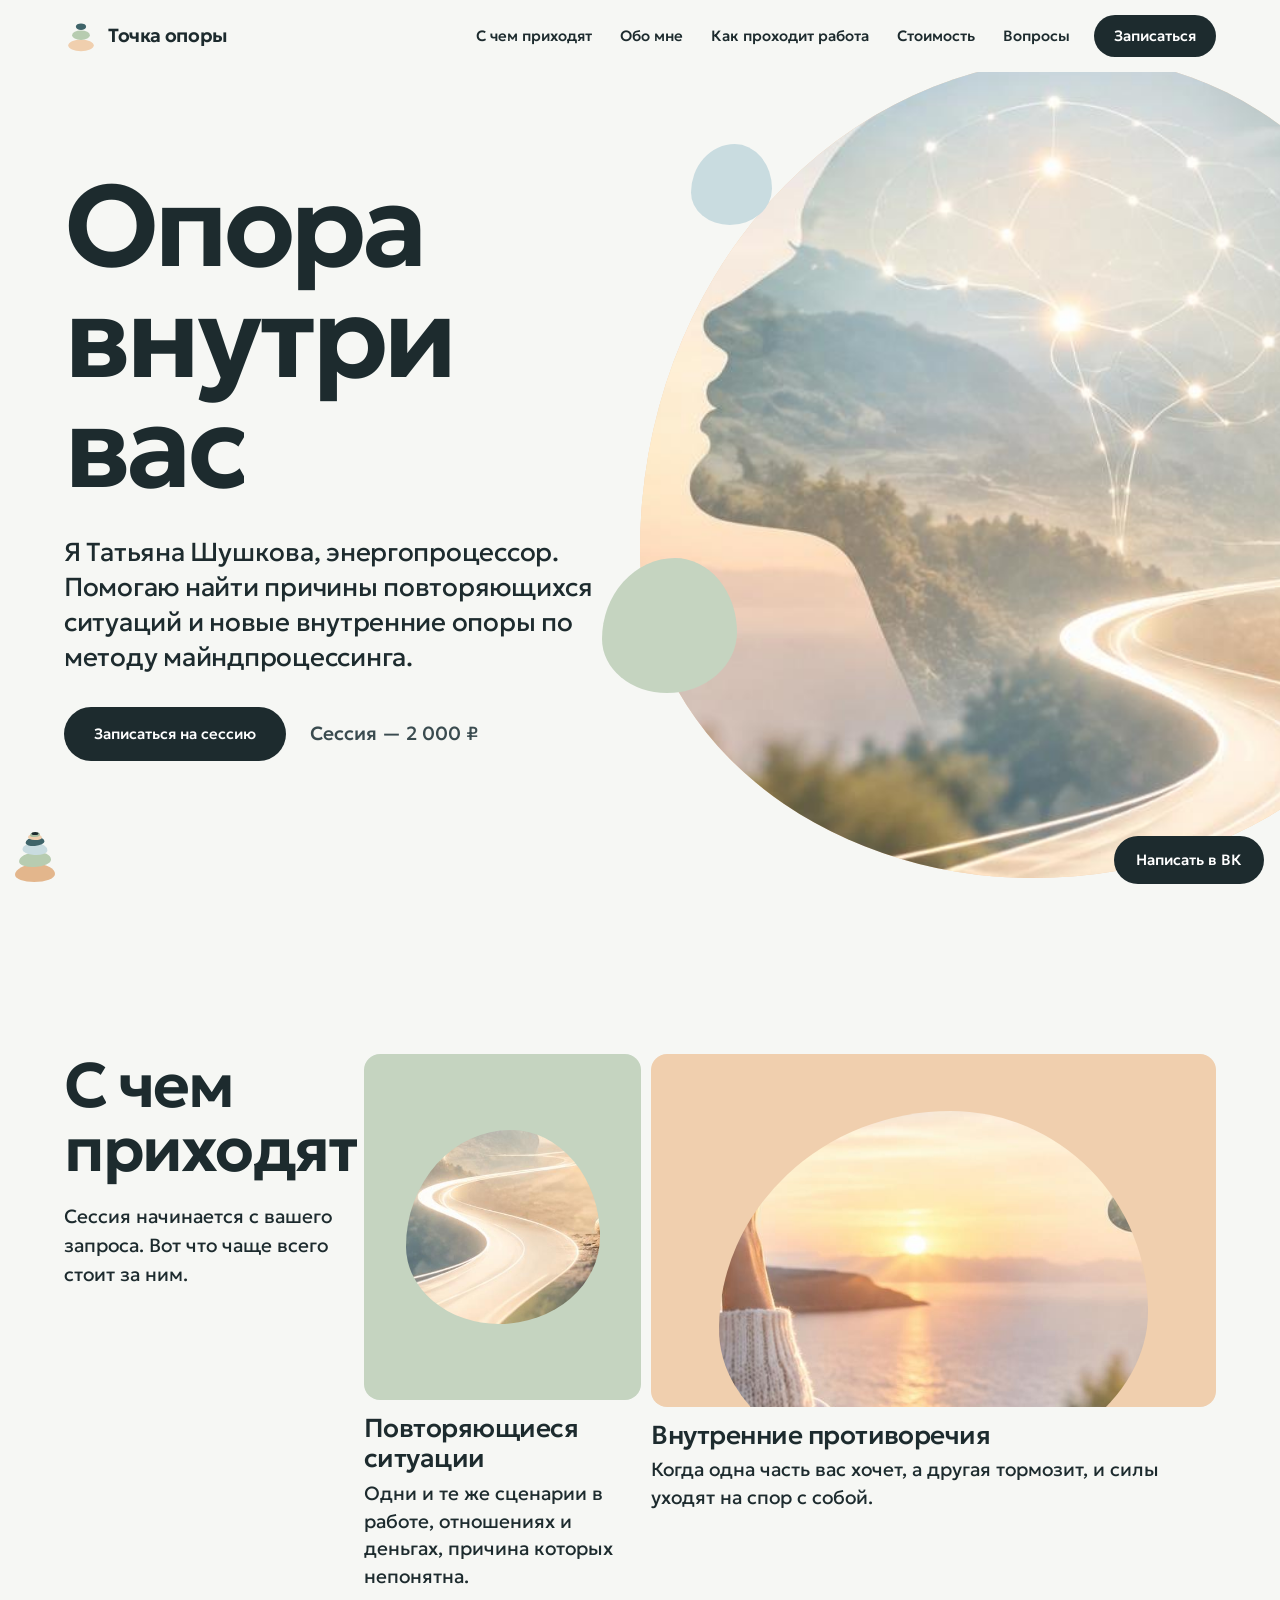
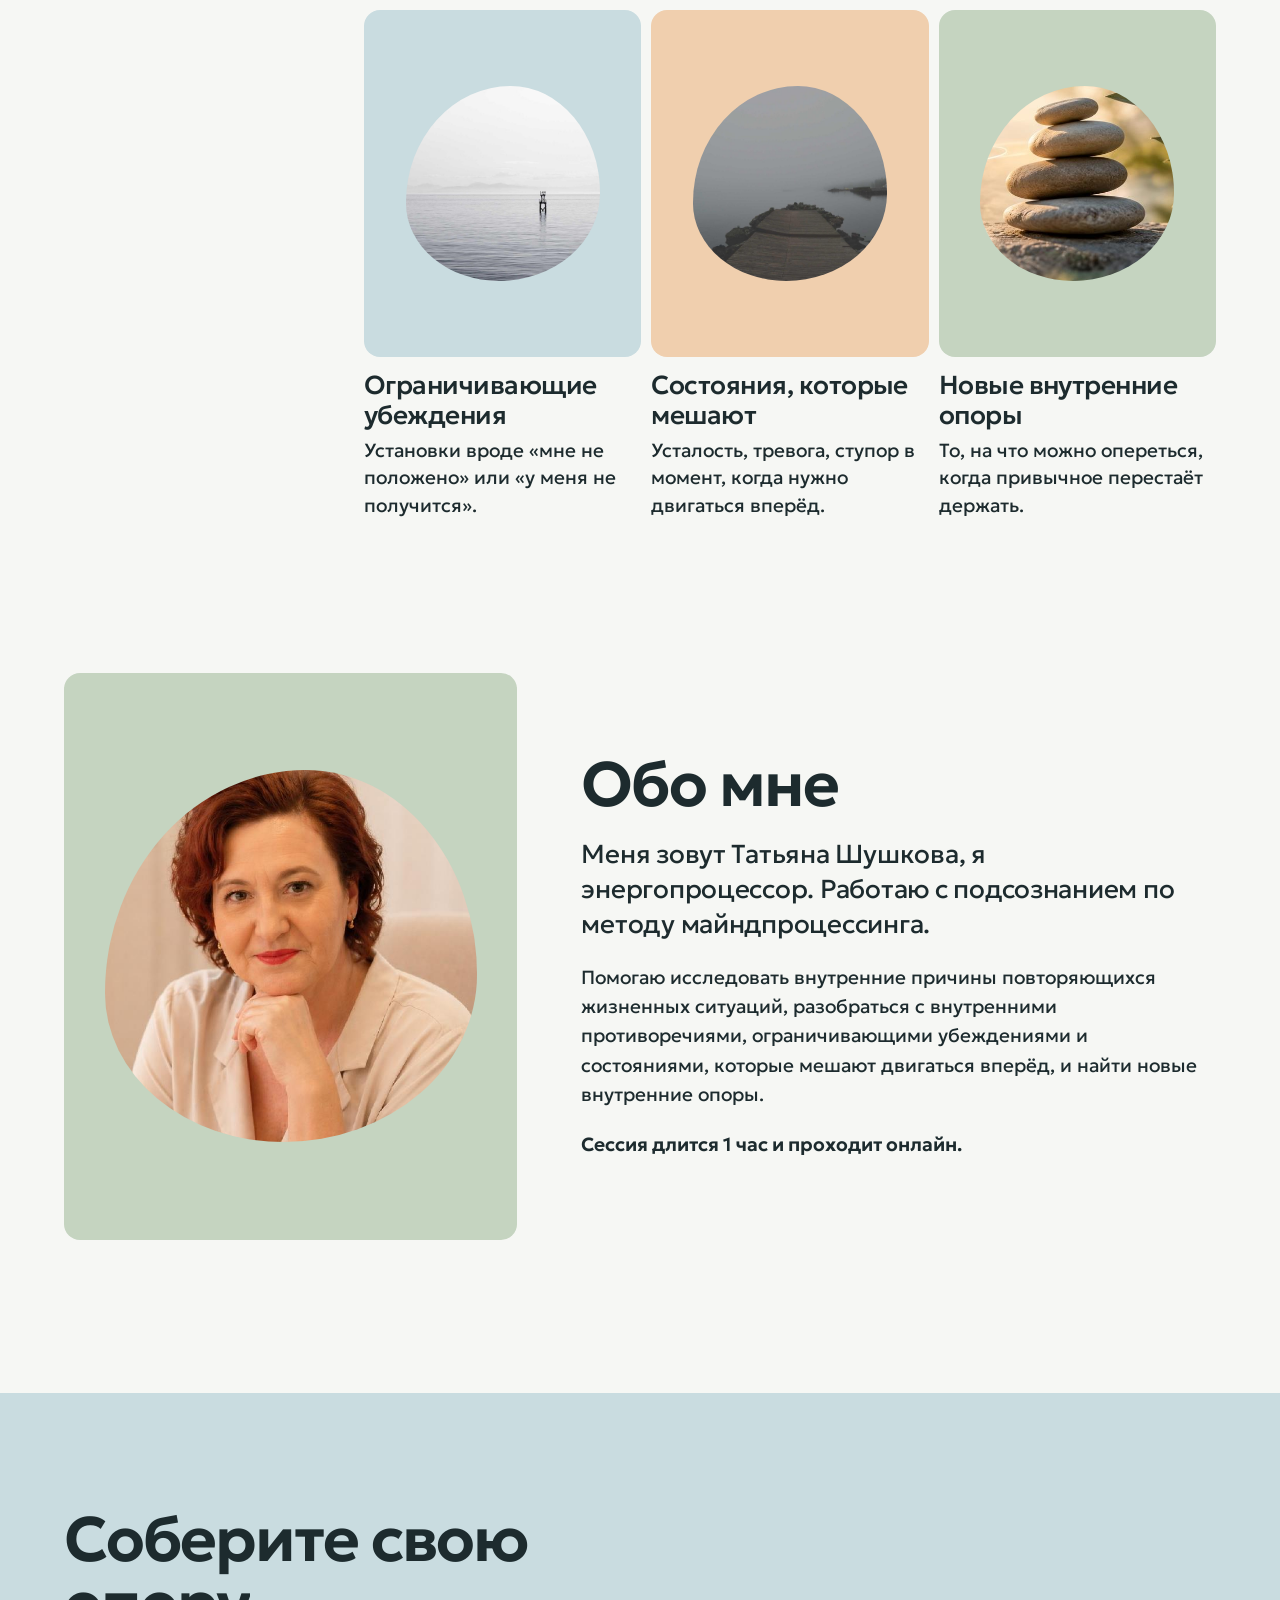
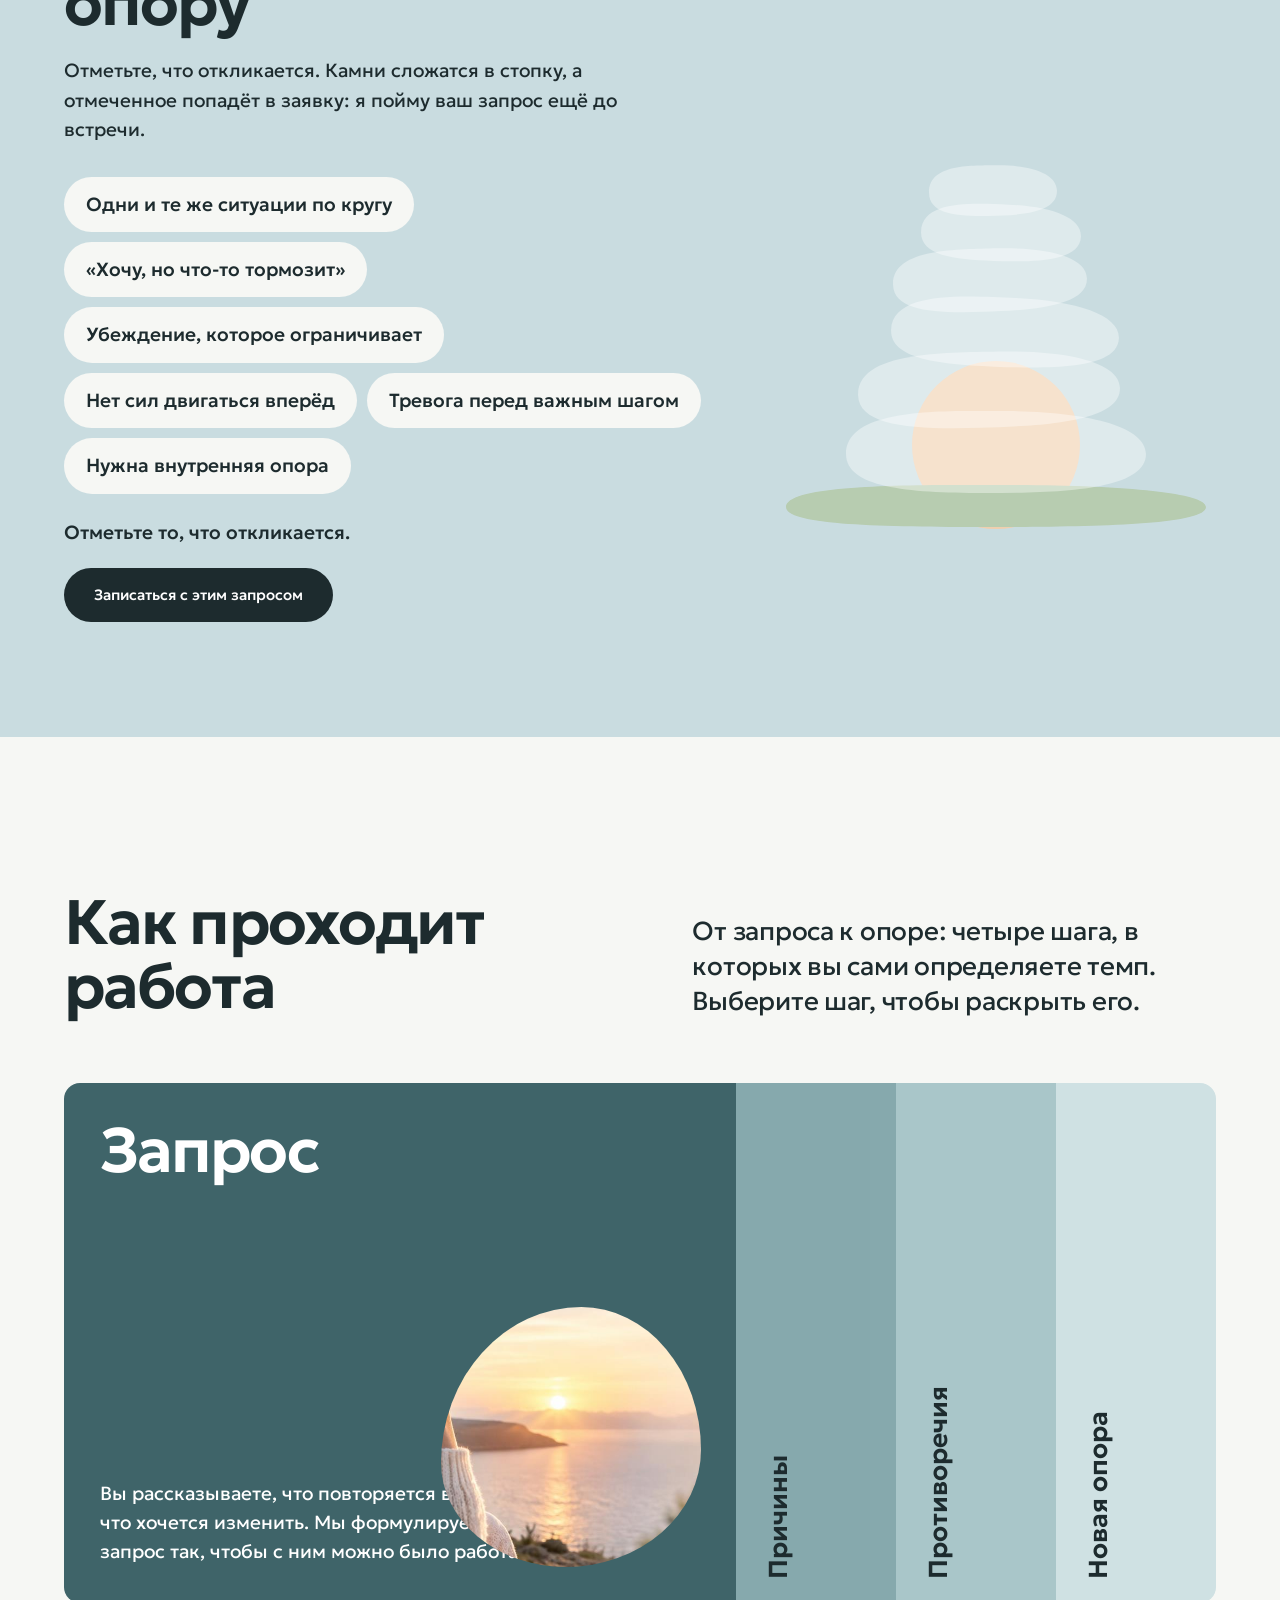
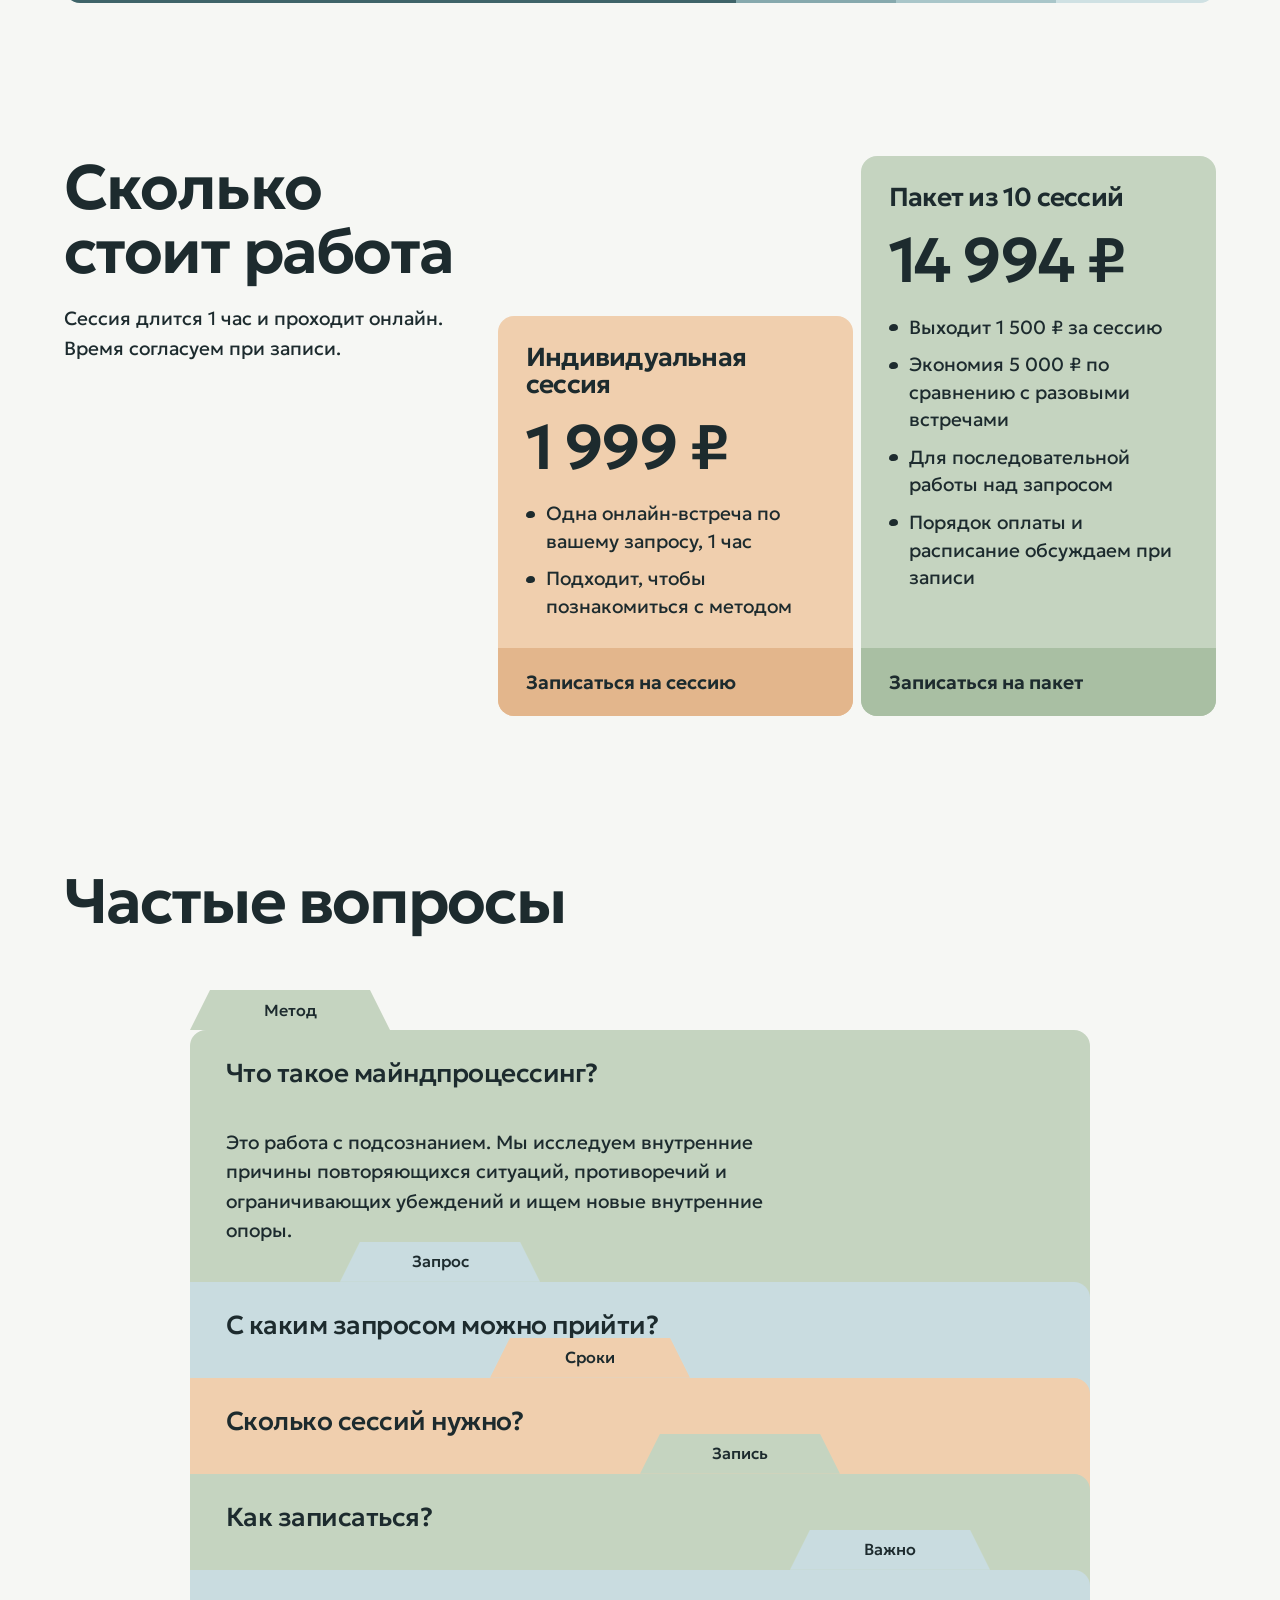
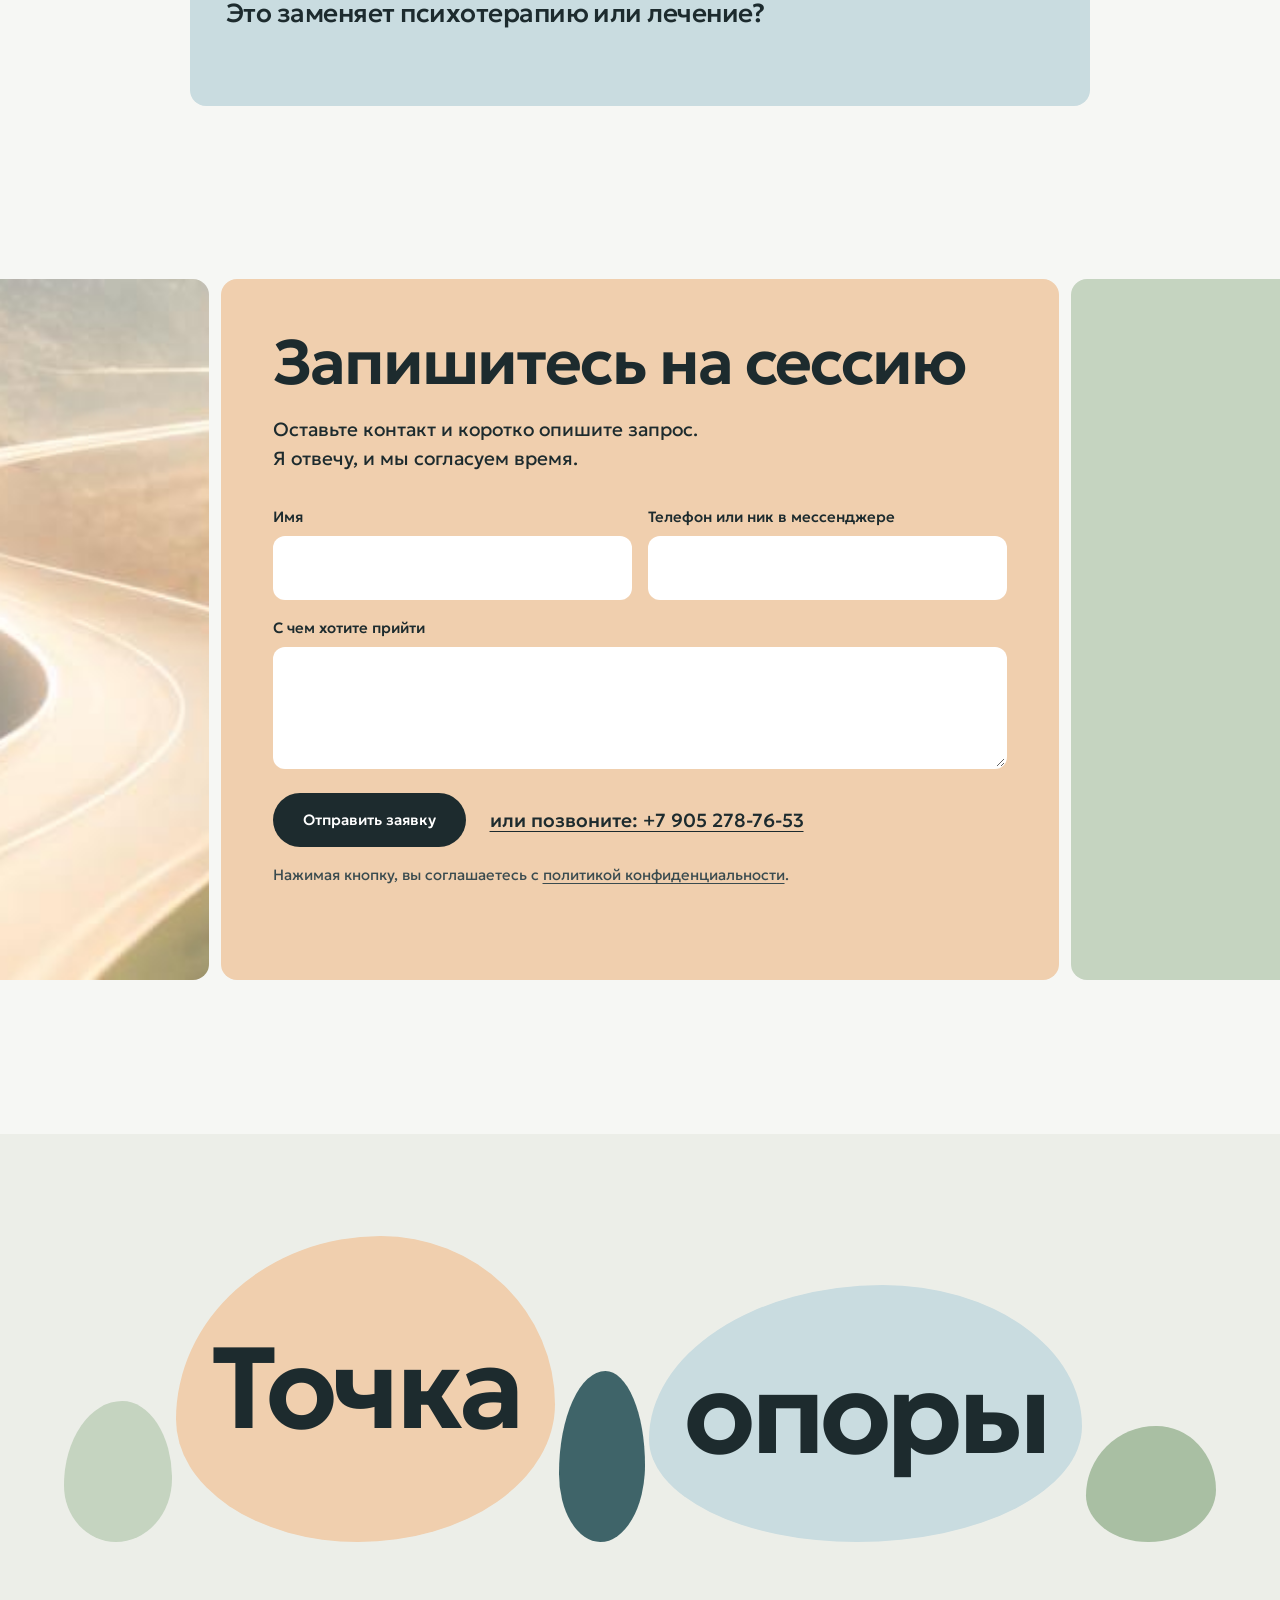
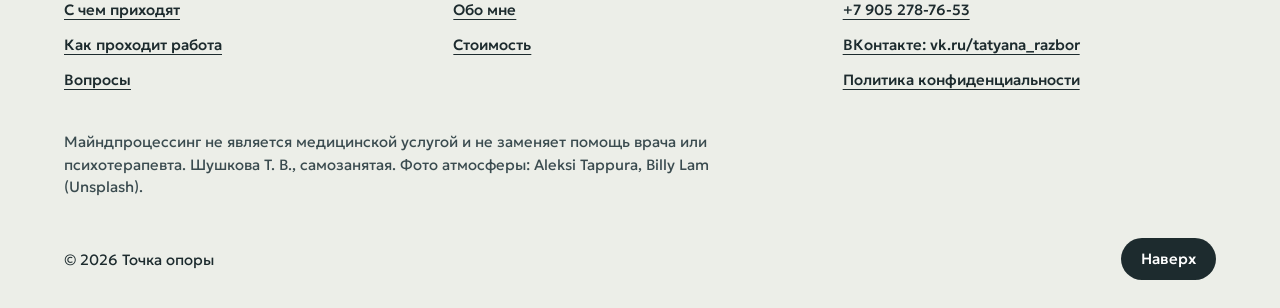
<file: index.html>
<!doctype html>
<html lang="ru">
<head>
<meta charset="utf-8">
<meta name="viewport" content="width=device-width, initial-scale=1">
<title>Точка опоры — майндпроцессинг, работа с подсознанием</title>
<meta name="description" content="Индивидуальные сессии по методу майндпроцессинга: исследуем причины повторяющихся ситуаций, внутренние противоречия и ограничивающие убеждения. Сессия 2 000 ₽, пакет из 10 сессий 15 000 ₽.">
<meta property="og:type" content="website">
<meta property="og:title" content="Точка опоры — майндпроцессинг">
<meta property="og:description" content="Работа с подсознанием: находим причины повторяющихся ситуаций и новые внутренние опоры.">
<meta name="theme-color" content="#f6f7f4">
<link rel="icon" href="data:image/svg+xml,%3Csvg xmlns='http://www.w3.org/2000/svg' viewBox='0 0 64 64'%3E%3Cellipse cx='32' cy='47' rx='24' ry='12' fill='%23f0cfae'/%3E%3Cellipse cx='32' cy='29' rx='17' ry='9' fill='%23c5d4c0'/%3E%3Cellipse cx='32' cy='14' rx='10' ry='6' fill='%233f6469'/%3E%3C/svg%3E">
<script>document.documentElement.classList.add('js')</script>
<link rel="preconnect" href="https://fonts.googleapis.com">
<link rel="preconnect" href="https://fonts.gstatic.com" crossorigin>
<link href="https://fonts.googleapis.com/css2?family=Geologica:wght@400;500;600;700&display=swap" rel="stylesheet">
<link rel="stylesheet" href="styles.css">
</head>
<body>

<header class="header" id="header">
  <div class="header__inner">
    <a class="logo" href="#top" aria-label="Точка опоры — в начало">
      <svg class="logo__mark" viewBox="0 0 40 40" aria-hidden="true"><ellipse cx="20" cy="31" rx="15" ry="7" fill="#f0cfae"/><ellipse cx="20" cy="19" rx="10.5" ry="5.6" fill="#b7ccb0"/><ellipse cx="20" cy="9" rx="6" ry="3.8" fill="#3f6469"/></svg>
      <span class="logo__text">Точка опоры</span>
    </a>
    <nav class="nav" id="nav" aria-label="Разделы сайта">
      <a href="#topics">С чем приходят</a>
      <a href="#about">Обо мне</a>
      <a href="#process">Как проходит работа</a>
      <a href="#price">Стоимость</a>
      <a href="#faq">Вопросы</a>
    </nav>
    <a class="btn btn--sm header__cta" href="#contact">Записаться</a>
    <button class="burger" id="burger" type="button" aria-label="Открыть меню" aria-expanded="false" aria-controls="nav"><span></span><span></span></button>
  </div>
</header>

<main>

  <!-- HERO -->
  <section class="hero" id="top" data-trail="0">
    <div class="hero__text">
      <h1 class="hero__title" data-split aria-label="Опора внутри вас"><span class="l">Опора</span><span class="l">внутри вас</span></h1>
      <p class="hero__lead" data-reveal>Я Татьяна Шушкова, энергопроцессор. Помогаю найти причины повторяющихся ситуаций и новые внутренние опоры по методу майндпроцессинга.</p>
      <div class="hero__act" data-reveal style="--d:120ms">
        <a class="btn" href="#contact">Записаться на сессию</a>
        <span class="hero__price">Сессия — 2&nbsp;000&nbsp;₽</span>
      </div>
    </div>
    <div class="stage" id="stage">
      <div class="stage__move">
        <div class="pebble pebble--giant">
          <div class="giant__pic"><img src="img/head.jpg" width="640" height="708" alt="Силуэт головы, внутри которого горы, море и светящаяся тропа"></div>
        </div>
        <span class="pebble pebble--s1" aria-hidden="true"></span>
        <span class="pebble pebble--s2" aria-hidden="true"></span>
      </div>
    </div>
  </section>

  <!-- С ЧЕМ ПРИХОДЯТ -->
  <section class="topics" id="topics" data-trail="1">
    <div class="topics__head">
      <h2 data-split>С чем приходят</h2>
      <p data-reveal>Сессия начинается с вашего запроса. Вот что чаще всего стоит за ним.</p>
    </div>
    <div class="topics__grid" data-stagger>
      <figure class="tile tile--sage t1">
        <div class="tile__field"><img src="img/path.jpg" width="640" height="348" loading="lazy" alt="Светящаяся дорога, уходящая вдаль"></div>
        <figcaption><strong>Повторяющиеся ситуации</strong><span>Одни и те же сценарии в работе, отношениях и деньгах, причина которых непонятна.</span></figcaption>
      </figure>
      <figure class="tile tile--sand t2">
        <div class="tile__field"><img src="img/sea.jpg" width="640" height="478" loading="lazy" alt="Закат над морем и мысом"></div>
        <figcaption><strong>Внутренние противоречия</strong><span>Когда одна часть вас хочет, а другая тормозит, и силы уходят на спор с собой.</span></figcaption>
      </figure>
      <figure class="tile tile--mist t3">
        <div class="tile__field"><img src="img/post.jpg" width="1400" height="1000" loading="lazy" alt="Одинокая вешка в тумане над водой"></div>
        <figcaption><strong>Ограничивающие убеждения</strong><span>Установки вроде «мне не положено» или «у меня не получится».</span></figcaption>
      </figure>
      <figure class="tile tile--sand t4">
        <div class="tile__field"><img src="img/jetty.jpg" width="1400" height="1000" loading="lazy" alt="Каменный причал, уходящий в спокойную воду и туман"></div>
        <figcaption><strong>Состояния, которые мешают</strong><span>Усталость, тревога, ступор в момент, когда нужно двигаться вперёд.</span></figcaption>
      </figure>
      <figure class="tile tile--sage t5">
        <div class="tile__field"><img src="img/stones.jpg" width="380" height="400" loading="lazy" alt="Стопка гладких камней на скале"></div>
        <figcaption><strong>Новые внутренние опоры</strong><span>То, на что можно опереться, когда привычное перестаёт держать.</span></figcaption>
      </figure>
    </div>
  </section>

  <!-- ОБО МНЕ -->
  <section class="about" id="about" data-trail="1">
    <div class="about__pic" data-reveal="roll"><img src="img/tatyana-portrait.jpg" width="640" height="780" loading="lazy" alt="Татьяна Шушкова, энергопроцессор"></div>
    <div class="about__text">
      <h2 data-split>Обо мне</h2>
      <p data-reveal>Меня зовут Татьяна Шушкова, я энергопроцессор. Работаю с подсознанием по методу майндпроцессинга.</p>
      <p data-reveal style="--d:90ms">Помогаю исследовать внутренние причины повторяющихся жизненных ситуаций, разобраться с внутренними противоречиями, ограничивающими убеждениями и состояниями, которые мешают двигаться вперёд, и найти новые внутренние опоры.</p>
      <p class="about__fact" data-reveal style="--d:180ms">Сессия длится 1 час и проходит онлайн.</p>
    </div>
  </section>

  <!-- СОБЕРИ ОПОРУ -->
  <section class="cairn" id="cairn" data-trail="2">
    <div class="cairn__grid">
      <div class="cairn__copy">
        <h2 data-split>Соберите свою опору</h2>
        <p class="cairn__lead" data-reveal>Отметьте, что откликается. Камни сложатся в стопку, а отмеченное попадёт в заявку: я пойму ваш запрос ещё до встречи.</p>
        <fieldset class="chips" data-stagger>
          <legend class="sr">Что откликается</legend>
          <label class="chip"><input type="checkbox" value="Одни и те же ситуации по кругу"><span>Одни и те же ситуации по кругу</span></label>
          <label class="chip"><input type="checkbox" value="«Хочу, но что-то тормозит»"><span>«Хочу, но что-то тормозит»</span></label>
          <label class="chip"><input type="checkbox" value="Убеждение, которое ограничивает"><span>Убеждение, которое ограничивает</span></label>
          <label class="chip"><input type="checkbox" value="Нет сил двигаться вперёд"><span>Нет сил двигаться вперёд</span></label>
          <label class="chip"><input type="checkbox" value="Тревога перед важным шагом"><span>Тревога перед важным шагом</span></label>
          <label class="chip"><input type="checkbox" value="Нужна внутренняя опора"><span>Нужна внутренняя опора</span></label>
        </fieldset>
        <p class="cairn__sum" id="cairnSum" aria-live="polite">Отметьте то, что откликается.</p>
        <a class="btn" href="#contact" id="cairnGo">Записаться с этим запросом</a>
      </div>
      <div class="cairn__art" aria-hidden="true">
        <svg id="cairnSvg" viewBox="0 0 440 540" role="img" focusable="false"></svg>
      </div>
    </div>
  </section>

  <!-- КАК ПРОХОДИТ -->
  <section class="process" id="process" data-trail="3">
    <div class="process__head">
      <h2 data-split>Как проходит работа</h2>
      <p data-reveal>От запроса к опоре: четыре шага, в которых вы сами определяете темп. Выберите шаг, чтобы раскрыть его.</p>
    </div>
    <div class="acc" id="acc" data-reveal>
      <div class="acc__p acc__p--1 is-open">
        <button class="acc__tab" type="button" aria-expanded="true" aria-controls="acc-b1"><span class="acc__vname">Запрос</span></button>
        <div class="acc__body" id="acc-b1">
          <h3 class="acc__name">Запрос</h3>
          <p>Вы рассказываете, что повторяется в жизни и что хочется изменить. Мы формулируем запрос так, чтобы с ним можно было работать.</p>
          <div class="acc__pic"><img src="img/sea.jpg" width="640" height="478" loading="lazy" alt="Рассвет над морем"></div>
        </div>
      </div>
      <div class="acc__p acc__p--2">
        <button class="acc__tab" type="button" aria-expanded="false" aria-controls="acc-b2"><span class="acc__vname">Причины</span></button>
        <div class="acc__body" id="acc-b2">
          <h3 class="acc__name">Причины</h3>
          <p>Исследуем, откуда берётся повторяющаяся ситуация и какие внутренние причины за ней стоят.</p>
          <div class="acc__pic"><img src="img/post.jpg" width="1400" height="1000" loading="lazy" alt="Вешка в тумане"></div>
        </div>
      </div>
      <div class="acc__p acc__p--3">
        <button class="acc__tab" type="button" aria-expanded="false" aria-controls="acc-b3"><span class="acc__vname">Противоречия</span></button>
        <div class="acc__body" id="acc-b3">
          <h3 class="acc__name">Противоречия</h3>
          <p>Разбираемся с внутренними противоречиями и убеждениями, которые ограничивают и тормозят движение.</p>
          <div class="acc__pic"><img src="img/jetty.jpg" width="1400" height="1000" loading="lazy" alt="Причал в тумане"></div>
        </div>
      </div>
      <div class="acc__p acc__p--4">
        <button class="acc__tab" type="button" aria-expanded="false" aria-controls="acc-b4"><span class="acc__vname">Новая опора</span></button>
        <div class="acc__body" id="acc-b4">
          <h3 class="acc__name">Новая опора</h3>
          <p>Находим новые внутренние опоры: состояния и установки, на которые можно опереться дальше.</p>
          <div class="acc__pic"><img src="img/stones.jpg" width="380" height="400" loading="lazy" alt="Стопка камней"></div>
        </div>
      </div>
    </div>
  </section>

  <!-- СТОИМОСТЬ -->
  <section class="price" id="price" data-trail="4">
    <div class="plans">
      <div class="plans__head">
        <h2 data-split>Сколько стоит работа</h2>
        <p data-reveal>Сессия длится 1 час и проходит онлайн. Время согласуем при записи.</p>
      </div>
      <article class="plan plan--s" data-reveal>
        <div class="plan__in">
          <h3>Индивидуальная сессия</h3>
          <p class="plan__price"><span data-count="2000">2&nbsp;000</span>&nbsp;₽</p>
          <ul>
            <li>Одна онлайн-встреча по вашему запросу, 1 час</li>
            <li>Подходит, чтобы познакомиться с методом</li>
          </ul>
        </div>
        <a class="plan__go" href="#contact" data-plan="Индивидуальная сессия, 2 000 ₽">Записаться на сессию</a>
      </article>
      <article class="plan plan--l" data-reveal style="--d:140ms">
        <div class="plan__in">
          <h3>Пакет из 10 сессий</h3>
          <p class="plan__price"><span data-count="15000">15&nbsp;000</span>&nbsp;₽</p>
          <ul>
            <li>Выходит 1&nbsp;500&nbsp;₽ за сессию</li>
            <li>Экономия 5&nbsp;000&nbsp;₽ по сравнению с разовыми встречами</li>
            <li>Для последовательной работы над запросом</li>
            <li>Порядок оплаты и расписание обсуждаем при записи</li>
          </ul>
        </div>
        <a class="plan__go" href="#contact" data-plan="Пакет из 10 сессий, 15 000 ₽">Записаться на пакет</a>
      </article>
    </div>
  </section>

  <!-- ВОПРОСЫ -->
  <section class="faq" id="faq" data-trail="5">
    <h2 data-split>Частые вопросы</h2>
    <div class="cards" id="cards" data-stagger>
      <div class="card card--sage is-open">
        <span class="card__tab" aria-hidden="true">Метод</span>
        <button class="card__q" type="button" aria-expanded="true" aria-controls="ans1">Что такое майндпроцессинг?</button>
        <div class="card__a" id="ans1"><div><p>Это работа с подсознанием. Мы исследуем внутренние причины повторяющихся ситуаций, противоречий и ограничивающих убеждений и ищем новые внутренние опоры.</p></div></div>
      </div>
      <div class="card card--mist">
        <span class="card__tab" aria-hidden="true">Запрос</span>
        <button class="card__q" type="button" aria-expanded="false" aria-controls="ans2">С каким запросом можно прийти?</button>
        <div class="card__a" id="ans2"><div><p>С повторяющейся ситуацией, внутренним конфликтом, убеждением или состоянием, которое мешает двигаться вперёд. Если запрос пока размыт, сформулируем его вместе в начале сессии.</p></div></div>
      </div>
      <div class="card card--sand">
        <span class="card__tab" aria-hidden="true">Сроки</span>
        <button class="card__q" type="button" aria-expanded="false" aria-controls="ans3">Сколько сессий нужно?</button>
        <div class="card__a" id="ans3"><div><p>Можно начать с одной сессии, чтобы познакомиться с методом и понять, подходит ли он вам. Для последовательной работы есть пакет из 10 сессий.</p></div></div>
      </div>
      <div class="card card--sage">
        <span class="card__tab" aria-hidden="true">Запись</span>
        <button class="card__q" type="button" aria-expanded="false" aria-controls="ans4">Как записаться?</button>
        <div class="card__a" id="ans4"><div><p>Оставьте заявку на сайте, позвоните по телефону +7 905 278-76-53 или напишите во ВКонтакте. Сессия длится 1 час и проходит онлайн, время согласуем при записи.</p></div></div>
      </div>
      <div class="card card--mist">
        <span class="card__tab" aria-hidden="true">Важно</span>
        <button class="card__q" type="button" aria-expanded="false" aria-controls="ans5">Это заменяет психотерапию или лечение?</button>
        <div class="card__a" id="ans5"><div><p>Нет. Майндпроцессинг не является медицинской услугой и не заменяет помощь врача или психотерапевта. Если нужна медицинская помощь, обратитесь к врачу.</p></div></div>
      </div>
    </div>
  </section>

  <!-- ЗАЯВКА -->
  <section class="contact" id="contact" data-trail="6">
    <div class="contact__row">
      <div class="flank flank--l" data-reveal="left"><img src="img/path.jpg" width="640" height="348" loading="lazy" alt="Светящаяся тропа, уходящая вдаль"></div>
      <div class="contact__main" data-reveal>
        <h2>Запишитесь на сессию</h2>
        <p class="contact__lead">Оставьте контакт и коротко опишите запрос. Я отвечу, и мы согласуем время.</p>
        <form class="form" id="leadForm" novalidate>
          <div class="field">
            <label for="f-name">Имя</label>
            <input id="f-name" name="name" type="text" autocomplete="name" required>
          </div>
          <div class="field">
            <label for="f-contact">Телефон или ник в мессенджере</label>
            <input id="f-contact" name="contact" type="text" autocomplete="tel" inputmode="text" required>
          </div>
          <div class="field field--wide">
            <label for="f-comment">С чем хотите прийти</label>
            <textarea id="f-comment" name="comment" rows="3"></textarea>
          </div>
          <input type="hidden" name="plan" id="f-plan">
          <input type="hidden" name="topics" id="f-topics">
          <input type="text" name="_gotcha" style="display:none" tabindex="-1" autocomplete="off">
          <div class="form__act">
            <button class="btn btn--dark" type="submit">Отправить заявку</button>
            <a class="form__alt" href="tel:+79052787653">или позвоните: +7 905 278-76-53</a>
          </div>
          <p class="form__note">Нажимая кнопку, вы соглашаетесь с <a href="privacy.html">политикой конфиденциальности</a>.</p>
          <p class="form__status" id="formStatus" role="status" aria-live="polite"></p>
        </form>
      </div>
      <div class="flank flank--r" data-reveal="right" aria-hidden="true"></div>
    </div>
  </section>

</main>

<footer class="footer" id="footer">
  <div class="stones" id="stones" aria-label="Точка опоры">
    <span class="sf sf--a" data-reveal="drop" style="--h:46%;--g:2;--d:0ms"></span>
    <span class="sf sf--b" data-reveal="drop" style="--h:100%;--g:7;--d:90ms"><b>Точка</b></span>
    <span class="sf sf--c" data-reveal="drop" style="--h:56%;--g:1.6;--d:180ms"></span>
    <span class="sf sf--d" data-reveal="drop" style="--h:84%;--g:8;--d:270ms"><b>опоры</b></span>
    <span class="sf sf--e" data-reveal="drop" style="--h:38%;--g:2.4;--d:360ms"></span>
  </div>
  <div class="footer__cols">
    <nav class="footer__nav" aria-label="Разделы в подвале">
      <a href="#topics">С чем приходят</a>
      <a href="#about">Обо мне</a>
      <a href="#process">Как проходит работа</a>
      <a href="#price">Стоимость</a>
      <a href="#faq">Вопросы</a>
    </nav>
    <div class="footer__contact">
      <a href="tel:+79052787653">+7 905 278-76-53</a>
      <a href="https://vk.ru/tatyana_razbor" target="_blank" rel="noopener">ВКонтакте: vk.ru/tatyana_razbor</a>
      <a href="privacy.html">Политика конфиденциальности</a>
    </div>
  </div>
  <p class="footer__legal">Майндпроцессинг не является медицинской услугой и не заменяет помощь врача или психотерапевта. Шушкова Т. В., самозанятая. Фото атмосферы: Aleksi Tappura, Billy Lam (Unsplash).</p>
  <div class="footer__last">
    <span>© <span id="year">2026</span> Точка опоры</span>
    <a class="btn btn--sm" href="#top">Наверх</a>
  </div>
</footer>

<a class="fab" href="https://vk.ru/tatyana_razbor" target="_blank" rel="noopener" aria-label="Написать во ВКонтакте">Написать в ВК</a>

<div class="trail" id="trail" aria-hidden="true"></div>

<script src="script.js"></script>
</body>
</html>
</file>
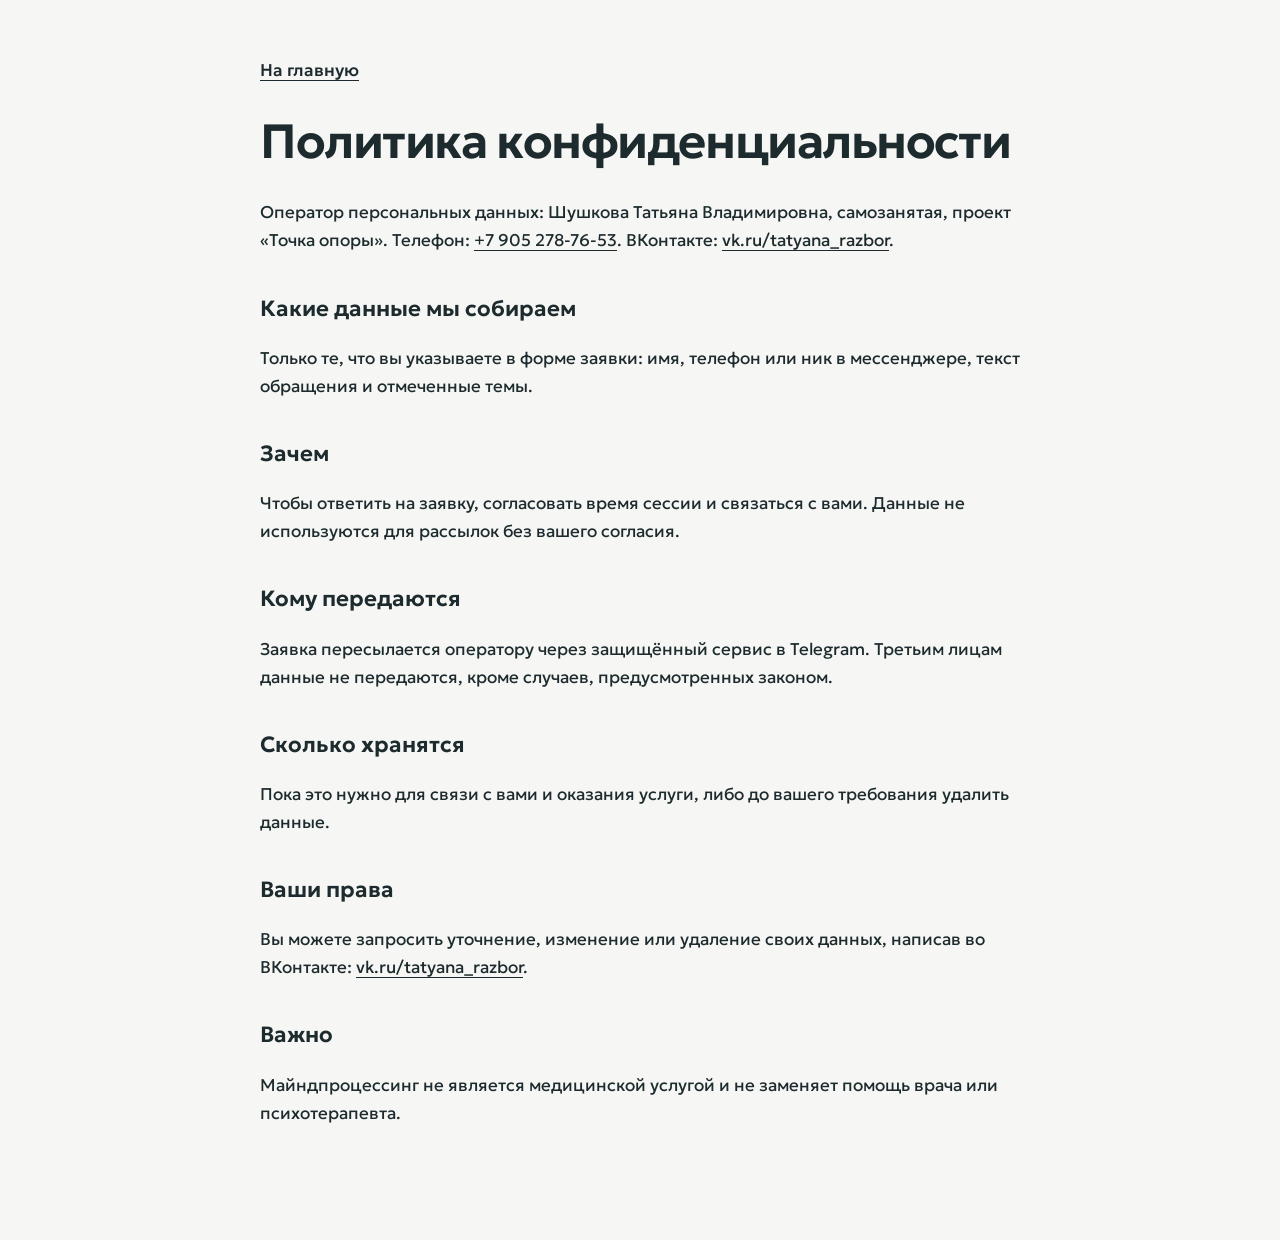
<file: privacy.html>
<!doctype html>
<html lang="ru">
<head>
<meta charset="utf-8">
<meta name="viewport" content="width=device-width, initial-scale=1">
<title>Политика конфиденциальности — Точка опоры</title>
<meta name="robots" content="noindex">
<link href="https://fonts.googleapis.com/css2?family=Geologica:wght@400;500;600&display=swap" rel="stylesheet">
<style>
  body{margin:0;background:#f6f7f4;color:#1d2b2e;font:400 1.0625rem/1.65 'Geologica',system-ui,sans-serif}
  main{max-width:760px;margin:0 auto;padding:56px 20px 96px}
  h1{font-size:clamp(2rem,6vw,3rem);font-weight:600;letter-spacing:-.03em;line-height:1.05;margin:0 0 32px}
  h2{font-size:1.375rem;font-weight:600;margin:36px 0 10px}
  a{color:inherit;text-underline-offset:4px}
  .back{display:inline-block;margin-bottom:32px;font-weight:500}
</style>
</head>
<body>
<main>
  <a class="back" href="index.html">На главную</a>
  <h1>Политика конфиденциальности</h1>
  <p>Оператор персональных данных: Шушкова Татьяна Владимировна, самозанятая, проект «Точка опоры». Телефон: <a href="tel:+79052787653">+7 905 278-76-53</a>. ВКонтакте: <a href="https://vk.ru/tatyana_razbor">vk.ru/tatyana_razbor</a>.</p>
  <h2>Какие данные мы собираем</h2>
  <p>Только те, что вы указываете в форме заявки: имя, телефон или ник в мессенджере, текст обращения и отмеченные темы.</p>
  <h2>Зачем</h2>
  <p>Чтобы ответить на заявку, согласовать время сессии и связаться с вами. Данные не используются для рассылок без вашего согласия.</p>
  <h2>Кому передаются</h2>
  <p>Заявка пересылается оператору через защищённый сервис в Telegram. Третьим лицам данные не передаются, кроме случаев, предусмотренных законом.</p>
  <h2>Сколько хранятся</h2>
  <p>Пока это нужно для связи с вами и оказания услуги, либо до вашего требования удалить данные.</p>
  <h2>Ваши права</h2>
  <p>Вы можете запросить уточнение, изменение или удаление своих данных, написав во ВКонтакте: <a href="https://vk.ru/tatyana_razbor">vk.ru/tatyana_razbor</a>.</p>
  <h2>Важно</h2>
  <p>Майндпроцессинг не является медицинской услугой и не заменяет помощь врача или психотерапевта.</p>
</main>
</body>
</html>
</file>
<file: styles.css>
/* Точка опоры — один мотив: камень. Он же маска фото, плитки, стопка, подвал. */
:root{
  --bg:#f6f7f4;
  --surface:#eceee8;
  --ink:#1d2b2e;
  --muted:#3a4b4f;
  --white:#fff;
  --sage:#c5d4c0;
  --sage-d:#a9bfa3;
  --mist:#c9dce0;
  --sand:#f0cfae;
  --sand-d:#e3b68c;
  --deep:#3f6469;

  --pebble:54% 46% 52% 48% / 60% 55% 45% 40%;
  --r:16px;
  --pad:clamp(16px,5vw,72px);
  --gap:16px;
  --ff:'Geologica',system-ui,-apple-system,'Segoe UI',sans-serif;
  --ease:cubic-bezier(.22,.8,.2,1);
  --spring:cubic-bezier(.34,1.56,.64,1);

  --step-small:clamp(.875rem,.85rem + .1vw,.9375rem);
  --step-body:clamp(1.0625rem,1rem + .25vw,1.1875rem);
  --step-lead:clamp(1.25rem,1.1rem + .7vw,1.625rem);
  --step-head:clamp(2.1rem,1.2rem + 3.4vw,4.1rem);
  --step-display:clamp(3.1rem,1.2rem + 7.6vw,7.2rem);
}

*,*::before,*::after{box-sizing:border-box}
html{-webkit-text-size-adjust:100%}
body{margin:0;background:var(--bg);color:var(--ink);font:400 var(--step-body)/1.55 var(--ff);overflow-x:hidden;-webkit-font-smoothing:antialiased}
img{display:block;max-width:100%;height:auto}
h1,h2,h3,p,ul,figure{margin:0}
ul{padding:0;list-style:none}
a{color:inherit}
button,input,textarea{font:inherit;color:inherit}
::selection{background:var(--sand)}
:focus-visible{outline:3px solid var(--deep);outline-offset:3px;border-radius:6px}
.sr{position:absolute;width:1px;height:1px;overflow:hidden;clip:rect(0 0 0 0);white-space:nowrap}

h1,h2,h3{font-weight:600;letter-spacing:-.03em;line-height:1.02}
h2{font-size:var(--step-head)}

/* ---------- Кнопки ---------- */
.btn{
  --pad-x:30px;
  display:inline-flex;align-items:center;justify-content:center;
  min-height:54px;padding:0 var(--pad-x);
  background:var(--ink);color:var(--white);
  border:0;border-radius:999px;
  font-weight:500;font-size:var(--step-small);text-decoration:none;white-space:nowrap;cursor:pointer;
  transition:background .25s var(--ease),transform .25s var(--spring);
  will-change:transform;
}
.btn:hover{background:var(--deep)}
.btn:active{transform:scale(.96)!important}
.btn--sm{min-height:42px;--pad-x:20px}
.btn--dark{background:var(--ink)}
.btn[disabled]{opacity:.6;cursor:default}

/* ---------- Шапка ---------- */
.header{position:fixed;inset:0 0 auto 0;z-index:50;background:var(--bg);transition:background .3s}
.header.scrolled{background:rgba(246,247,244,.96)}
.header__inner{display:flex;align-items:center;gap:24px;min-width:0;height:72px;padding:0 var(--pad)}
.logo{display:flex;align-items:center;gap:10px;flex-shrink:0;text-decoration:none;font-weight:600;font-size:var(--step-body);letter-spacing:-.02em}
.logo__mark{width:34px;height:34px;transition:transform .5s var(--spring)}
.logo:hover .logo__mark{transform:rotate(-12deg) scale(1.08)}
.nav{display:flex;gap:28px;margin-left:auto}
.nav a{white-space:nowrap;text-decoration:none;font-size:var(--step-small);font-weight:500;padding:6px 0;position:relative}
.nav a::after{content:"";position:absolute;left:0;bottom:0;width:100%;height:5px;border-radius:5px;background:var(--sand);transform:scaleX(0);transform-origin:left;transition:transform .35s var(--ease);z-index:-1}
.nav a:hover::after{transform:scaleX(1)}
.burger{display:none;width:44px;height:44px;margin-left:auto;background:transparent;border:0;cursor:pointer;position:relative;flex-shrink:0}
.burger span{position:absolute;left:10px;width:24px;height:3px;border-radius:3px;background:var(--ink);transition:transform .35s var(--ease)}
.burger span:nth-child(1){top:16px}
.burger span:nth-child(2){top:25px}
.burger.is-open span:nth-child(1){transform:translateY(4.5px) rotate(45deg)}
.burger.is-open span:nth-child(2){transform:translateY(-4.5px) rotate(-45deg)}

/* ---------- Камень (мотив) ---------- */
.pebble{border-radius:var(--pebble);position:absolute}

/* ---------- Hero ---------- */
.hero{position:relative;min-height:100svh;display:flex;align-items:center;padding:96px var(--pad) 64px;overflow:hidden}
.hero__text{position:relative;z-index:2;max-width:46vw}
.hero__title{font-size:var(--step-display);line-height:.96;letter-spacing:-.04em}
.hero__title .l{display:block}
.hero__lead{max-width:32ch;margin-top:32px;font-size:var(--step-lead);line-height:1.35;letter-spacing:-.01em}
.hero__act{display:flex;align-items:center;gap:24px;flex-wrap:wrap;margin-top:32px}
.hero__price{font-weight:500;color:var(--muted)}

.stage{position:absolute;inset:0;z-index:1;pointer-events:none}
.stage__move{position:absolute;inset:0;--mx:0;--my:0;--sy:0;
  transform:translate3d(calc(var(--mx)*-16px),calc(var(--sy)*.1px + var(--my)*-12px),0)}
.pebble--giant{
  width:min(104svh,64vw);height:min(104svh,64vw);
  left:calc(82vw - min(52svh,32vw));top:calc(52svh - min(52svh,32vw));
  background:var(--sand);overflow:hidden;
  animation:breathe 16s ease-in-out infinite alternate;
}
.giant__pic{position:absolute;inset:0}
.giant__pic img{width:100%;height:100%;object-fit:cover;object-position:35% 40%}
.pebble--s1{width:min(15svh,12vw);height:min(15svh,12vw);left:calc(82vw - min(52svh,32vw) - 3vw);top:62svh;background:var(--sage);animation:float 9s ease-in-out infinite alternate}
.pebble--s2{width:min(9svh,7vw);height:min(9svh,7vw);left:calc(82vw - min(52svh,32vw) + 4vw);top:16svh;background:var(--mist);animation:float 7s ease-in-out -3s infinite alternate-reverse}
@keyframes breathe{
  0%{border-radius:54% 46% 52% 48% / 60% 55% 45% 40%}
  50%{border-radius:48% 52% 44% 56% / 52% 62% 38% 48%}
  100%{border-radius:58% 42% 56% 44% / 56% 48% 52% 44%}
}
@keyframes float{from{transform:translateY(-12px) rotate(-6deg)}to{transform:translateY(14px) rotate(8deg)}}

/* ---------- Секции ---------- */
section{position:relative}
.about{display:grid;grid-template-columns:minmax(0,5fr) minmax(0,7fr);gap:clamp(24px,5vw,80px);align-items:center;padding:clamp(88px,12vw,200px) var(--pad) 0}
.about__pic{background:var(--sage);border-radius:var(--r);aspect-ratio:4/5;display:grid;place-items:center;overflow:hidden}
.about__pic img{width:82%;aspect-ratio:1;object-fit:cover;object-position:50% 25%;border-radius:var(--pebble)}
.about__text{display:flex;flex-direction:column;gap:20px;max-width:56ch}
.about__text p:first-of-type{font-size:var(--step-lead);line-height:1.35;letter-spacing:-.01em}
.about__fact{font-weight:600}
.topics,.process,.price,.faq,.contact{padding:clamp(88px,12vw,200px) var(--pad) 0}
.topics__head p,.process__head p,.plans__head p,.cairn__lead,.contact__lead{max-width:34ch;margin-top:20px;font-size:var(--step-body)}

/* С чем приходят */
.topics{display:grid;grid-template-columns:minmax(0,3fr) minmax(0,9fr);gap:var(--gap);align-items:start}
.topics__grid{display:grid;grid-template-columns:repeat(6,minmax(0,1fr));gap:20px 10px}
.t1{grid-column:span 2}.t2{grid-column:span 4}.t3,.t4,.t5{grid-column:span 2}
.tile{display:flex;flex-direction:column;gap:14px}
.tile__field{border-radius:var(--r);display:grid;place-items:center;aspect-ratio:4/5;overflow:hidden}
.t2 .tile__field{aspect-ratio:8/5}
.tile--sage .tile__field{background:var(--sage)}
.tile--sand .tile__field{background:var(--sand)}
.tile--mist .tile__field{background:var(--mist)}
.tile__field img{width:70%;aspect-ratio:1;object-fit:cover;border-radius:var(--pebble);transition:transform .8s var(--ease),border-radius 1.2s var(--ease)}
.t2 .tile__field img{width:auto;height:76%;aspect-ratio:1.18}
.tile:hover .tile__field img{transform:scale(1.07) rotate(-3deg);border-radius:46% 54% 48% 52% / 48% 44% 56% 52%}
.tile figcaption{display:flex;flex-direction:column;gap:6px}
.tile strong{font-size:var(--step-lead);font-weight:500;line-height:1.15;letter-spacing:-.02em}
.tile span{font-size:var(--step-body);line-height:1.45}

/* Соберите опору (живая вещь) */
.cairn{margin-top:clamp(88px,12vw,200px);background:var(--mist);padding:clamp(72px,9vw,140px) var(--pad)}
.cairn__grid{display:grid;grid-template-columns:minmax(0,7fr) minmax(0,5fr);gap:48px;align-items:center}
.cairn__lead{max-width:44ch}
.chips{border:0;margin:32px 0 0;padding:0;display:flex;flex-wrap:wrap;gap:10px}
.chip{position:relative;cursor:pointer}
.chip input{position:absolute;opacity:0;inset:0;width:100%;height:100%;margin:0;cursor:pointer}
.chip span{display:inline-block;padding:13px 22px;border-radius:999px;background:var(--bg);font-weight:500;font-size:var(--step-body);transition:background .25s var(--ease),color .25s,transform .35s var(--spring)}
.chip:hover span{transform:translateY(-3px) rotate(-1.2deg)}
.chip input:checked + span{background:var(--ink);color:var(--white);transform:scale(1.04)}
.chip input:focus-visible + span{outline:3px solid var(--deep);outline-offset:3px}
.cairn__sum{margin:24px 0 20px;min-height:1.6em;font-weight:500}
.cairn__art svg{display:block;width:100%;max-width:440px;height:auto;margin-left:auto;overflow:visible}
#cairnSvg.wobble{animation:wobble 1.1s var(--ease)}
@keyframes wobble{0%{transform:rotate(0)}22%{transform:rotate(-1.6deg)}50%{transform:rotate(1.1deg)}78%{transform:rotate(-.5deg)}100%{transform:rotate(0)}}
#cairnSvg{transform-origin:50% 92%}
.stone{transition:transform 1s var(--spring),opacity .35s}
.ghost{fill:#fff;opacity:.38}
.sun{transition:transform 1.4s var(--ease),opacity .8s}

/* Как проходит работа */
.process__head{display:grid;grid-template-columns:5fr 1fr 5fr;column-gap:0;align-items:end}
.process__head h2{grid-column:1}
.process__head p{grid-column:3;margin:0;max-width:38ch;font-size:var(--step-lead);line-height:1.35;letter-spacing:-.01em}
.acc{display:flex;height:520px;margin-top:64px;border-radius:var(--r);overflow:hidden}
.acc__p{position:relative;flex:1 1 0;min-width:0;overflow:hidden;transition:flex-grow .6s var(--ease)}
.acc__p.is-open{flex-grow:4.2}
.acc__p--1{background:#3f6469;color:var(--white)}
.acc__p--2{background:#86a9ad}
.acc__p--3{background:#a9c6c9}
.acc__p--4{background:#cfe1e3}
.acc__tab{position:absolute;inset:0;width:100%;height:100%;background:transparent;border:0;padding:0;cursor:pointer;z-index:2;text-align:left;color:inherit}
.acc__vname{position:absolute;left:22px;bottom:24px;writing-mode:vertical-rl;transform:rotate(180deg);transform-origin:center;font-size:var(--step-lead);font-weight:600;white-space:nowrap;transition:opacity .3s}
.acc__p.is-open .acc__vname{opacity:0}
.acc__p.is-open .acc__tab{pointer-events:none}
.acc__body{position:absolute;inset:0 auto 0 0;width:calc((100vw - var(--pad)*2)*.584);min-width:560px;padding:36px;display:flex;flex-direction:column;justify-content:space-between;opacity:0;transition:opacity .4s}
.acc__p.is-open .acc__body{opacity:1;transition:opacity .6s .25s}
.acc__name{font-size:var(--step-head)}
.acc__body p{max-width:34ch;font-size:var(--step-body)}
.acc__pic{position:absolute;right:36px;bottom:36px;width:min(40%,260px);aspect-ratio:1;border-radius:var(--pebble);overflow:hidden}
.acc__pic img{width:100%;height:100%;object-fit:cover;transform:scale(1.2);transition:transform 1.6s var(--ease) .1s}
.acc__p.is-open .acc__pic img{transform:scale(1)}

/* Стоимость */
.plans{display:grid;grid-template-columns:minmax(0,1.2fr) minmax(0,1fr) minmax(0,1fr);gap:8px;align-items:end}
.plans__head{align-self:start;padding-right:32px}
.plan{display:flex;flex-direction:column;justify-content:space-between;border-radius:var(--r);overflow:hidden}
.plan--s{background:var(--sand);min-height:400px}
.plan--l{background:var(--sage);min-height:560px}
.plan__in{padding:28px}
.plan h3{font-size:var(--step-lead);font-weight:600}
.plan__price{margin:18px 0 22px;font-size:var(--step-head);font-weight:600;letter-spacing:-.04em;line-height:1;white-space:nowrap}
.plan li{position:relative;padding-left:20px;margin-top:10px;font-size:var(--step-body);line-height:1.45}
.plan li::before{content:"";position:absolute;left:0;top:.55em;width:9px;height:7px;border-radius:var(--pebble);background:var(--ink)}
.plan__go{display:flex;align-items:center;height:68px;padding:0 28px;font-weight:600;text-decoration:none;transition:padding .35s var(--ease),background .25s}
.plan--s .plan__go{background:var(--sand-d)}
.plan--l .plan__go{background:var(--sage-d)}
.plan__go:hover{padding-left:40px}

/* FAQ — карточки картотеки */
.faq h2{max-width:none;grid-column:1}
.cards{margin:96px 0 0;max-width:900px;margin-left:auto;margin-right:auto;padding-bottom:20px}
.card{position:relative;min-height:136px;border-radius:0 var(--r) var(--r) var(--r);padding:0}
.card + .card{margin-top:-40px}
.card--sage{background:var(--sage)}.card--mist{background:var(--mist)}.card--sand{background:var(--sand)}
.card:nth-child(1){z-index:1}.card:nth-child(2){z-index:2}.card:nth-child(3){z-index:3}.card:nth-child(4){z-index:4}.card:nth-child(5){z-index:5}
.card__tab{position:absolute;top:-40px;left:calc(var(--i,0)*150px);width:200px;height:40px;background:inherit;clip-path:polygon(0 100%,10% 0,90% 0,100% 100%);display:flex;align-items:center;justify-content:center;font-size:1rem;font-weight:500;pointer-events:none}
.card:nth-child(1){--i:0}.card:nth-child(2){--i:1}.card:nth-child(3){--i:2}.card:nth-child(4){--i:3}.card:nth-child(5){--i:4}
.card:first-child{border-radius:var(--r)}
.card__q{display:flex;align-items:flex-start;width:100%;text-align:left;background:transparent;border:0;cursor:pointer;padding:28px 36px 0;font-size:var(--step-lead);font-weight:500;letter-spacing:-.02em;line-height:1.2;min-height:98px}
.card__a{display:grid;grid-template-rows:0fr;transition:grid-template-rows .5s var(--ease)}
.card__a>div{overflow:hidden}
.card__a p{max-width:50ch;padding:0 36px 36px;font-size:var(--step-body);opacity:0;transform:translateY(8px);transition:opacity .4s,transform .5s var(--ease)}
.card.is-open .card__a{grid-template-rows:1fr}
.card.is-open .card__a p{opacity:1;transform:none;transition-delay:.15s}
.card.is-open{min-height:0}
.card:not(:last-child) .card__a p{padding-bottom:76px}
.card.is-open + .card{margin-top:-40px}
.card__q:hover{padding-left:44px}
.card__q{transition:padding .3s var(--ease)}

/* Заявка */
.contact{padding-left:0;padding-right:0}
.contact__row{display:grid;grid-template-columns:minmax(0,2fr) minmax(0,8fr) minmax(0,2fr);gap:12px;align-items:stretch}
.flank{border-radius:var(--r);overflow:hidden;min-height:360px}
.flank--l{border-radius:0 var(--r) var(--r) 0}
.flank--l img{width:100%;height:100%;object-fit:cover}
.flank--r{background:var(--sage);border-radius:var(--r) 0 0 var(--r)}
.contact__main{background:var(--sand);border-radius:var(--r);padding:clamp(28px,4vw,56px)}
.contact__main h2{font-size:var(--step-head)}
.form{display:grid;grid-template-columns:1fr 1fr;gap:16px;margin-top:32px}
.field{display:flex;flex-direction:column;gap:8px}
.field--wide,.form__act,.form__note,.form__status{grid-column:1/-1}
.field label{font-size:var(--step-small);font-weight:500}
.field input,.field textarea{width:100%;background:var(--white);border:2px solid transparent;border-radius:12px;padding:15px 18px;font-size:var(--step-body);transition:border-color .25s,transform .3s var(--ease)}
.field textarea{resize:vertical;min-height:110px}
.field input:focus,.field textarea:focus{outline:none;border-color:var(--deep);transform:translateY(-2px)}
.field.err input{border-color:#b3412f}
.form__act{display:flex;align-items:center;gap:24px;flex-wrap:wrap;margin-top:8px}
.form__alt{font-weight:500;text-underline-offset:4px}
.form__note{font-size:var(--step-small);color:var(--muted)}
.form__note a{text-underline-offset:3px}
.form__status{min-height:1.4em;font-weight:500}

/* Подвал */
.footer{margin-top:clamp(88px,12vw,200px);padding:0 var(--pad) 28px;background:var(--surface);padding-top:clamp(56px,8vw,120px)}
.stones{display:flex;align-items:flex-end;gap:4px;height:min(34svh,340px);min-height:200px}
.sf{flex:var(--g) 1 0;height:var(--h);min-width:0;border-radius:var(--pebble);display:grid;place-items:center;overflow:hidden}
.sf b{font-size:var(--step-display);font-weight:600;letter-spacing:-.04em;line-height:1;color:var(--ink)}
.sf--a{background:var(--sage)}.sf--b{background:var(--sand)}.sf--c{background:var(--deep)}.sf--d{background:var(--mist)}.sf--e{background:var(--sage-d)}
.footer__cols{display:grid;grid-template-columns:repeat(12,minmax(0,1fr));gap:var(--gap);margin-top:56px}
.footer__nav{grid-column:1/9;display:grid;grid-template-columns:repeat(2,minmax(0,1fr));gap:12px 16px;align-content:start}
.footer__contact{grid-column:9/13;display:flex;flex-direction:column;gap:12px}
.footer a{font-size:var(--step-small);text-underline-offset:4px}
.footer__nav a,.footer__contact a{font-weight:500}
.footer__legal{max-width:70ch;margin-top:40px;font-size:var(--step-small);color:var(--muted);line-height:1.5}
.footer__last{display:flex;justify-content:space-between;align-items:center;gap:16px;margin-top:40px;font-size:var(--step-small)}

/* FAB */
.fab{position:fixed;right:16px;bottom:16px;z-index:40;display:inline-flex;align-items:center;min-height:48px;padding:0 22px;border-radius:999px;background:var(--ink);color:var(--white);text-decoration:none;font-weight:500;font-size:var(--step-small);transition:transform .35s var(--spring),background .25s,opacity .4s}
.fab:hover{background:var(--deep);transform:translateY(-3px)}
.fab.is-hidden{opacity:0;pointer-events:none;transform:translateY(20px)}

/* Стопка-прогресс: страница складывает камни по мере чтения */
.trail{position:fixed;left:14px;bottom:18px;z-index:30;width:42px;height:112px;pointer-events:none}
.trail i{position:absolute;left:50%;border-radius:var(--pebble);opacity:0;transform:translate(-50%,-90px) rotate(-18deg);transition:transform .9s var(--spring),opacity .3s}
.trail i.on{opacity:1;transform:translate(-50%,0) rotate(var(--rot,0deg))}

/* ---------- Брейкпоинты ---------- */
@media (max-width:1180px){
  .nav{gap:20px}
}
@media (max-width:1100px){
  .nav{display:none;position:fixed;top:72px;left:0;right:0;flex-direction:column;gap:0;margin:0;padding:8px var(--pad) 24px;background:var(--bg)}
  .nav.is-open{display:flex}
  .nav a{padding:16px 0;font-size:var(--step-lead)}
  .burger{display:block}
  .header__cta{margin-left:auto}
  .burger{margin-left:0}
  .trail{display:none}
}
@media (max-width:900px){
  .hero{align-items:flex-start;padding-top:calc(72px + 8svh);min-height:100svh}
  .hero__text{max-width:none}
  .hero__title{font-size:clamp(3rem,13.5vw,5.6rem)}
  .pebble--giant{width:130vw;height:130vw;left:-15vw;top:max(66svh,560px)}
  .pebble--s1{width:18vw;height:18vw;left:6vw;top:calc(max(66svh,560px) - 4vw)}
  .pebble--s2{width:11vw;height:11vw;left:78vw;top:calc(max(66svh,560px) - 2vw)}
  .stage__move{transform:none!important}
  .topics{grid-template-columns:1fr;gap:40px}
  .about{grid-template-columns:1fr}
  .topics__grid{grid-template-columns:repeat(2,minmax(0,1fr));gap:24px 8px}
  .t2{grid-column:1/-1;order:-1}.t1,.t3,.t4,.t5{grid-column:span 1}
  .tile strong{font-size:var(--step-body)}.tile span{font-size:var(--step-small)}
  .cairn__grid{grid-template-columns:1fr}
  .cairn__copy{display:contents}
  .cairn__grid{gap:20px}
  .cairn__copy h2{order:1}.cairn__lead{order:2;margin-top:0}
  .cairn__art{order:3;position:sticky;top:72px;z-index:5;background:var(--mist);padding:6px 0}
  .cairn__art svg{max-height:190px;width:auto;margin:0 auto}
  .chips{order:4;margin-top:4px}.cairn__sum{order:5;margin:4px 0}
  #cairnGo{order:6;justify-self:start}
  .process__head{grid-template-columns:1fr;row-gap:20px}
  .process__head h2,.process__head p{grid-column:1}
  .acc{flex-direction:column;height:auto}
  .acc__p{flex:none;display:grid;grid-template-rows:64px 0fr;transition:grid-template-rows .55s var(--ease)}
  .acc__p.is-open{grid-template-rows:64px 1fr;flex-grow:0}
  .acc__tab{position:relative;grid-row:1;height:64px}
  .acc__vname{position:static;writing-mode:horizontal-tb;transform:none;display:flex;align-items:center;height:64px;padding:0 20px;font-size:var(--step-body)}
  .acc__body{position:relative;inset:auto;grid-row:2;min-width:0;min-height:0;overflow:hidden;padding:0 20px;display:block}
  .acc__p.is-open .acc__body{padding:4px 20px 24px}
  .acc__name{display:none}
    .acc__pic{position:relative;right:auto;bottom:auto;width:140px;margin-top:20px}
  .plans{grid-template-columns:1fr}
  .plans__head{padding:0 0 32px}
  .plan--s,.plan--l{min-height:0}
  .plan__price{font-size:2.75rem}
  .faq h2{font-size:clamp(2.1rem,9vw,3rem)}
  .cards{margin-top:72px}
  .card{min-height:128px}
  .card__tab{width:120px;left:calc(var(--i,0)*48px);font-size:var(--step-small)}
  .card + .card,.card.is-open + .card{margin-top:-40px}
  .card__q{padding:24px 22px 0;font-size:var(--step-body);min-height:88px}
  .card__a p{padding:0 22px 26px}
  .contact__row{grid-template-columns:minmax(0,1fr) minmax(0,1fr);gap:8px}
  .contact__main{grid-column:1/-1;grid-row:1;border-radius:0}
  .flank{min-height:120px}
  .flank--l,.flank--r{border-radius:var(--r)}
  .flank--l{margin-left:10px}.flank--r{margin-right:10px}
  .form{grid-template-columns:1fr}
  .stones{display:grid;grid-template-columns:1fr 5fr 1.7fr;grid-auto-rows:min(26svh,180px);align-items:end;height:auto}
  .sf{height:var(--h)}
  .sf--d{grid-column:1/3}
  .sf b{font-size:13vw}
  .footer__cols{grid-template-columns:1fr}
  .footer__nav,.footer__contact{grid-column:1}
}
@media (max-width:560px){
  .header__cta{display:none}
  .burger{margin-left:auto}
  .btn{--pad-x:24px}
  .hero__act{gap:16px}
  .fab{padding:0 18px}
}
@media (max-width:380px){
  
}

/* ---------- Движение (только при разрешённой анимации; контент виден и без JS) ---------- */
@media (prefers-reduced-motion:no-preference){
  html{scroll-behavior:smooth;scroll-padding-top:80px}

  .js [data-split] .w{display:inline-block;overflow:hidden;vertical-align:top;padding:.1em 0 .16em;margin:-.1em 0 -.16em}
  .js [data-split] .w>span{display:inline-block;transform:translateY(112%) rotate(5deg);transform-origin:0 100%;transition:transform 1s var(--ease) calc(var(--i,0)*80ms + var(--base,0ms))}
  .js [data-split].is-in .w>span{transform:none}

  .js [data-reveal]{opacity:0;transform:translateY(28px);transition:opacity .8s var(--ease) var(--d,0ms),transform .95s var(--ease) var(--d,0ms)}
  .js [data-reveal="roll"]{transform:translateY(56px) rotate(-8deg) scale(.94)}
  .js [data-reveal="left"]{transform:translateX(-40%)}
  .js [data-reveal="right"]{transform:translateX(40%)}
  .js [data-reveal="drop"]{transform:translateY(-160%) rotate(-12deg);transition:opacity .3s var(--d,0ms),transform 1.15s var(--spring) var(--d,0ms)}
  .js [data-reveal].is-in{opacity:1;transform:none}

  /* hero: затвор на картинке в камне */
  .js .pebble--giant{transform:scale(.55) rotate(-14deg);opacity:0;transition:transform 1.4s var(--spring) .1s,opacity .5s .1s}
  .js .giant__pic{clip-path:inset(100% 0 0 0);transition:clip-path 1.2s var(--ease) .55s}
  .js .giant__pic img{transform:scale(1.18);transition:transform 1.8s var(--ease) .55s}
  .js .pebble--s1,.js .pebble--s2{opacity:0;transition:opacity .8s 1s}
  .js .stage.is-ready .pebble--giant{transform:none;opacity:1}
  .js .stage.is-ready .giant__pic{clip-path:inset(0 0 0 0)}
  .js .stage.is-ready .giant__pic img{transform:scale(1)}
  .js .stage.is-ready .pebble--s1,.js .stage.is-ready .pebble--s2{opacity:1}
}
@media (prefers-reduced-motion:reduce){
  .pebble--giant,.pebble--s1,.pebble--s2{animation:none}
  .trail i{opacity:1;transform:translate(-50%,0)}
  .stone,.sun{transition:none}
}
</file>
